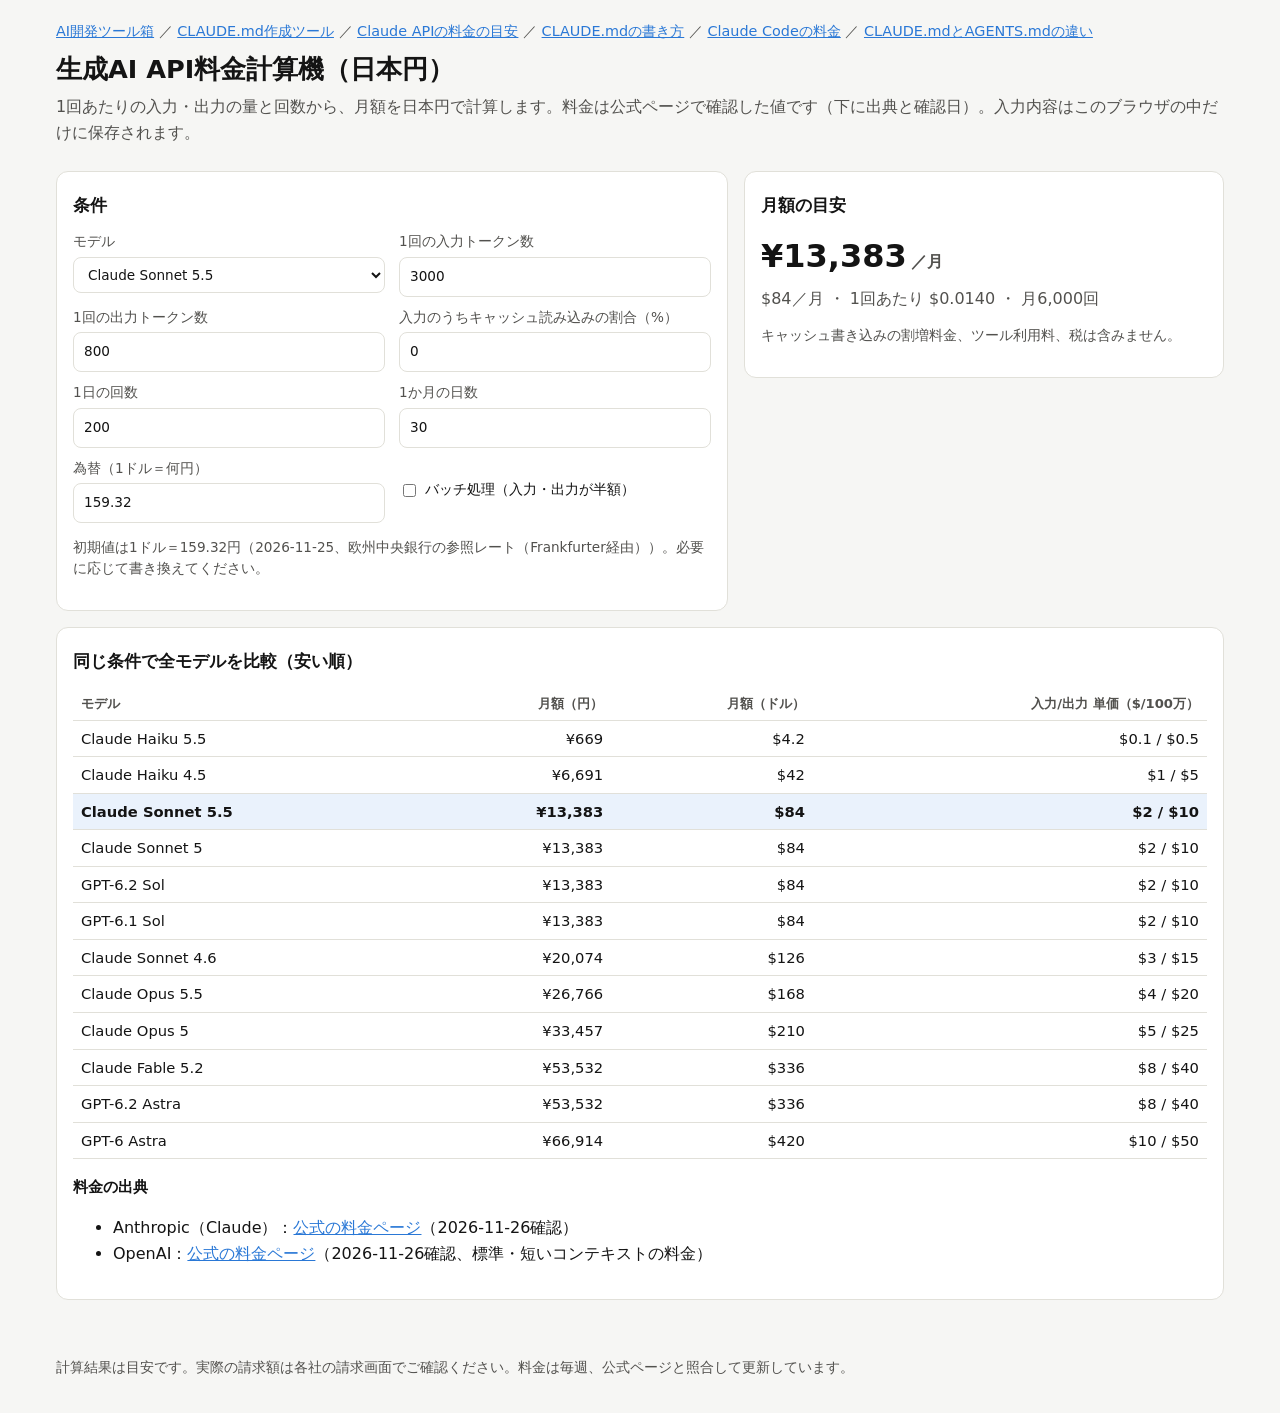
<file: index.html>
<!doctype html>
<html lang="ja">
<head>
<meta charset="utf-8">
<meta name="viewport" content="width=device-width, initial-scale=1">
<title>生成AI API料金計算機（日本円）｜Claude・GPTの月額をモデル比較</title>
<meta name="description" content="Claude（Opus・Sonnet・Haiku・Fable）とGPTのAPI料金を、1回の入力・出力トークン数と回数から月額の日本円で計算。キャッシュとバッチの割引にも対応し、全モデルを比較できます。料金は公式ページで確認した値と確認日を表示。">
<link rel="canonical" href="https://aidev.k-web-lab.com/">
<link rel="stylesheet" href="css/style.css">
</head>
<body>
<header class="site">
  <p class="brand"><a href="./">AI開発ツール箱</a> ／ <a href="claude-md">CLAUDE.md作成ツール</a> ／ <a href="guide/claude-api-pricing">Claude APIの料金の目安</a> ／ <a href="guide/claude-md">CLAUDE.mdの書き方</a> ／ <a href="guide/claude-code-pricing">Claude Codeの料金</a> ／ <a href="guide/claude-md-vs-agents-md">CLAUDE.mdとAGENTS.mdの違い</a></p>
  <h1>生成AI API料金計算機（日本円）</h1>
  <p>1回あたりの入力・出力の量と回数から、月額を日本円で計算します。料金は公式ページで確認した値です（下に出典と確認日）。入力内容はこのブラウザの中だけに保存されます。</p>
</header>
<main class="layout">
  <section class="panel">
    <h2>条件</h2>
    <div class="grid">
      <label>モデル<select id="f-model"></select></label>
      <label>1回の入力トークン数<input id="f-inputTokens" type="number" min="0" step="100"></label>
      <label>1回の出力トークン数<input id="f-outputTokens" type="number" min="0" step="100"></label>
      <label>入力のうちキャッシュ読み込みの割合（%）<input id="f-cacheShare" type="number" min="0" max="100" step="5"></label>
      <label>1日の回数<input id="f-perDay" type="number" min="0" step="10"></label>
      <label>1か月の日数<input id="f-days" type="number" min="0" max="31"></label>
      <label>為替（1ドル＝何円）<input id="f-usdJpy" type="number" min="1" step="0.01"></label>
      <label class="check"><input type="checkbox" id="f-batch"> バッチ処理（入力・出力が半額）</label>
    </div>
    <p class="note" id="fx-note"></p>
  </section>
  <section class="panel result-panel">
    <h2>月額の目安</h2>
    <div id="result"></div>
    <p class="note">キャッシュ書き込みの割増料金、ツール利用料、税は含みません。</p>
  </section>
  <section class="panel wide">
    <h2>同じ条件で全モデルを比較（安い順）</h2>
    <div class="table-wrap">
      <table id="compare"><thead><tr><th>モデル</th><th class="num">月額（円）</th><th class="num">月額（ドル）</th><th class="num">入力/出力 単価（$/100万）</th></tr></thead><tbody></tbody></table>
    </div>
    <h3>料金の出典</h3>
    <ul id="sources"></ul>
  </section>
</main>
<footer class="site"><p>計算結果は目安です。実際の請求額は各社の請求画面でご確認ください。料金は毎週、公式ページと照合して更新しています。</p></footer>
<script type="module" src="js/app.js"></script>
</body>
</html>
</file>
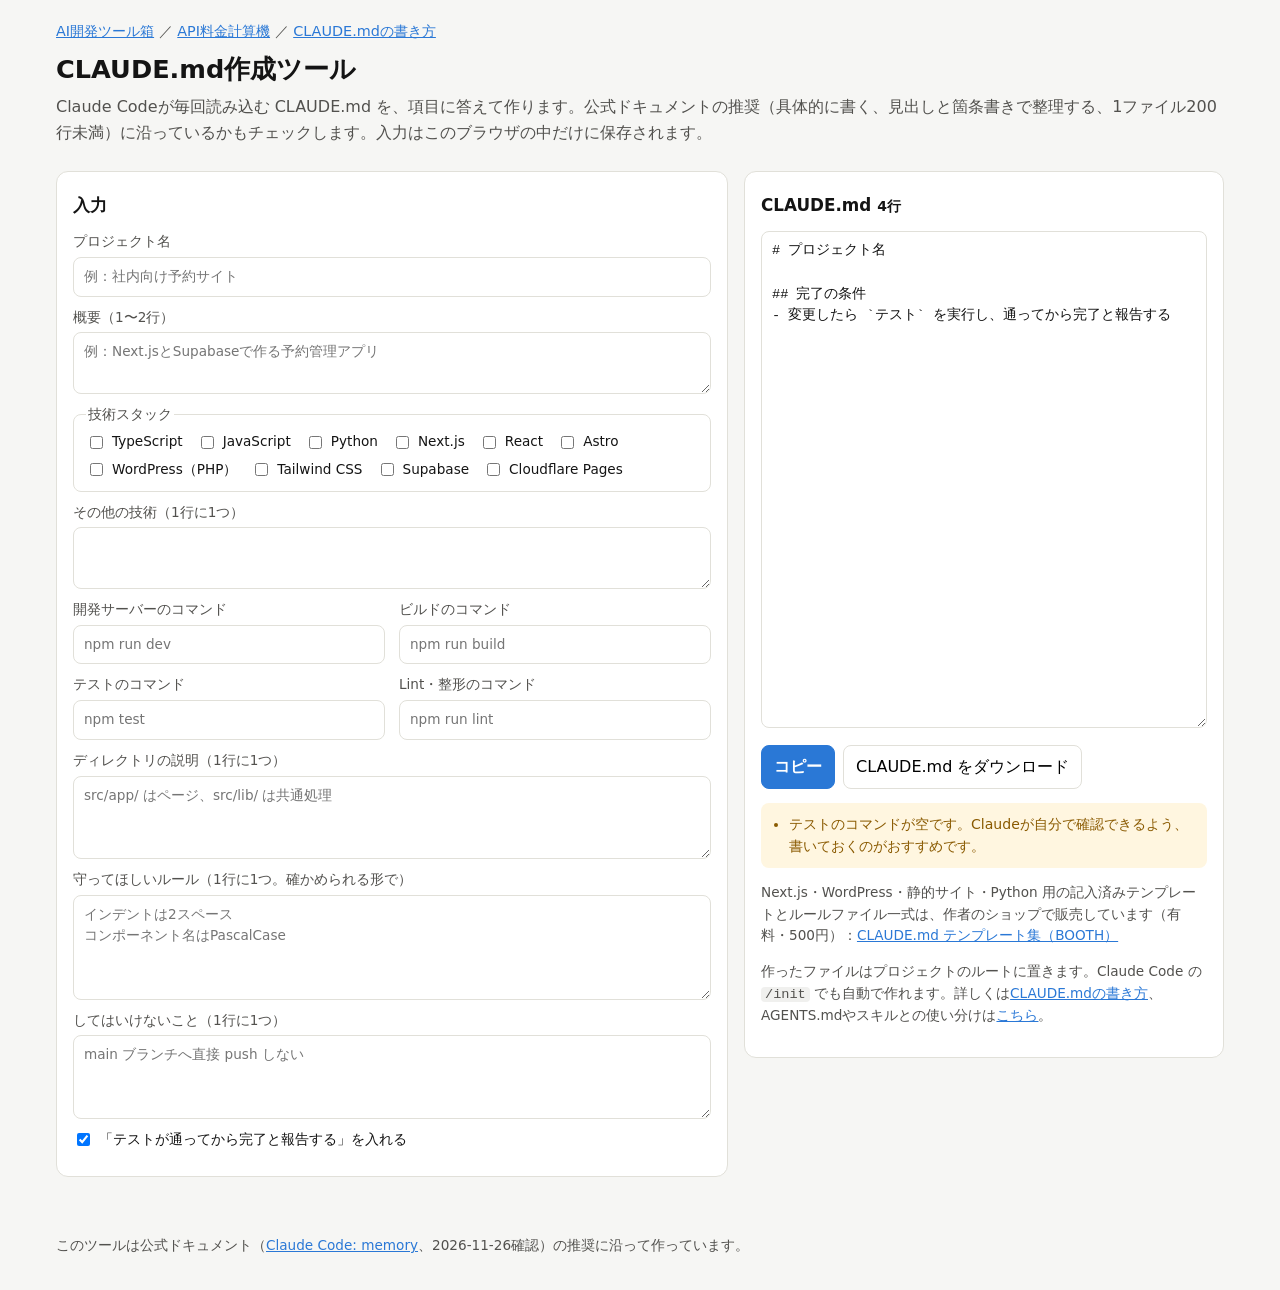
<file: claude-md.html>
<!doctype html>
<html lang="ja">
<head>
<meta charset="utf-8">
<meta name="viewport" content="width=device-width, initial-scale=1">
<title>CLAUDE.md作成ツール｜Claude Code用の設定ファイルを質問に答えて作る（無料）</title>
<meta name="description" content="Claude CodeのCLAUDE.mdを、技術スタック・コマンド・ルールを入力するだけで作成。公式の推奨（具体的に書く・200行未満）に沿っているかもチェックします。コピーとダウンロードに対応、入力は外部に送信しません。">
<link rel="canonical" href="https://aidev.k-web-lab.com/claude-md">
<link rel="stylesheet" href="css/style.css">
</head>
<body>
<header class="site">
  <p class="brand"><a href="./">AI開発ツール箱</a> ／ <a href="./">API料金計算機</a> ／ <a href="guide/claude-md">CLAUDE.mdの書き方</a></p>
  <h1>CLAUDE.md作成ツール</h1>
  <p>Claude Codeが毎回読み込む CLAUDE.md を、項目に答えて作ります。公式ドキュメントの推奨（具体的に書く、見出しと箇条書きで整理する、1ファイル200行未満）に沿っているかもチェックします。入力はこのブラウザの中だけに保存されます。</p>
</header>
<main class="layout">
  <section class="panel">
    <h2>入力</h2>
    <div class="grid one">
      <label>プロジェクト名<input id="f-name" placeholder="例：社内向け予約サイト"></label>
      <label>概要（1〜2行）<textarea id="f-overview" rows="2" placeholder="例：Next.jsとSupabaseで作る予約管理アプリ"></textarea></label>
    </div>
    <fieldset class="stack"><legend>技術スタック</legend>
      <label class="check"><input type="checkbox" name="stack" value="TypeScript">TypeScript</label>
      <label class="check"><input type="checkbox" name="stack" value="JavaScript">JavaScript</label>
      <label class="check"><input type="checkbox" name="stack" value="Python">Python</label>
      <label class="check"><input type="checkbox" name="stack" value="Next.js">Next.js</label>
      <label class="check"><input type="checkbox" name="stack" value="React">React</label>
      <label class="check"><input type="checkbox" name="stack" value="Astro">Astro</label>
      <label class="check"><input type="checkbox" name="stack" value="WordPress（PHP）">WordPress（PHP）</label>
      <label class="check"><input type="checkbox" name="stack" value="Tailwind CSS">Tailwind CSS</label>
      <label class="check"><input type="checkbox" name="stack" value="Supabase">Supabase</label>
      <label class="check"><input type="checkbox" name="stack" value="Cloudflare Pages">Cloudflare Pages</label>
    </fieldset>
    <div class="grid one">
      <label>その他の技術（1行に1つ）<textarea id="f-stackOther" rows="2"></textarea></label>
    </div>
    <div class="grid">
      <label>開発サーバーのコマンド<input id="f-cmdDev" placeholder="npm run dev"></label>
      <label>ビルドのコマンド<input id="f-cmdBuild" placeholder="npm run build"></label>
      <label>テストのコマンド<input id="f-cmdTest" placeholder="npm test"></label>
      <label>Lint・整形のコマンド<input id="f-cmdLint" placeholder="npm run lint"></label>
    </div>
    <div class="grid one">
      <label>ディレクトリの説明（1行に1つ）<textarea id="f-dirs" rows="3" placeholder="src/app/ はページ、src/lib/ は共通処理"></textarea></label>
      <label>守ってほしいルール（1行に1つ。確かめられる形で）<textarea id="f-rules" rows="4" placeholder="インデントは2スペース&#10;コンポーネント名はPascalCase"></textarea></label>
      <label>してはいけないこと（1行に1つ）<textarea id="f-donts" rows="3" placeholder="main ブランチへ直接 push しない"></textarea></label>
      <label class="check"><input type="checkbox" id="f-verify"> 「テストが通ってから完了と報告する」を入れる</label>
    </div>
  </section>
  <section class="panel result-panel">
    <h2>CLAUDE.md <small id="count"></small></h2>
    <textarea id="out" rows="22" readonly aria-label="作成された CLAUDE.md"></textarea>
    <div class="actions"><button type="button" id="copy" class="primary">コピー</button><button type="button" id="download">CLAUDE.md をダウンロード</button></div>
    <div id="tips" class="tips" aria-live="polite"></div>
    <p class="note">Next.js・WordPress・静的サイト・Python 用の記入済みテンプレートとルールファイル一式は、作者のショップで販売しています（有料・500円）：<a href="https://kweblab.booth.pm/items/9229321" rel="noopener" target="_blank">CLAUDE.md テンプレート集（BOOTH）</a></p>
    <p class="note">作ったファイルはプロジェクトのルートに置きます。Claude Code の <code>/init</code> でも自動で作れます。詳しくは<a href="guide/claude-md">CLAUDE.mdの書き方</a>、AGENTS.mdやスキルとの使い分けは<a href="guide/claude-md-vs-agents-md">こちら</a>。</p>
  </section>
</main>
<footer class="site"><p>このツールは公式ドキュメント（<a href="https://code.claude.com/docs/en/memory" rel="noopener" target="_blank">Claude Code: memory</a>、2026-11-26確認）の推奨に沿って作っています。</p></footer>
<script type="module" src="js/claudemd-app.js"></script>
</body>
</html>
</file>
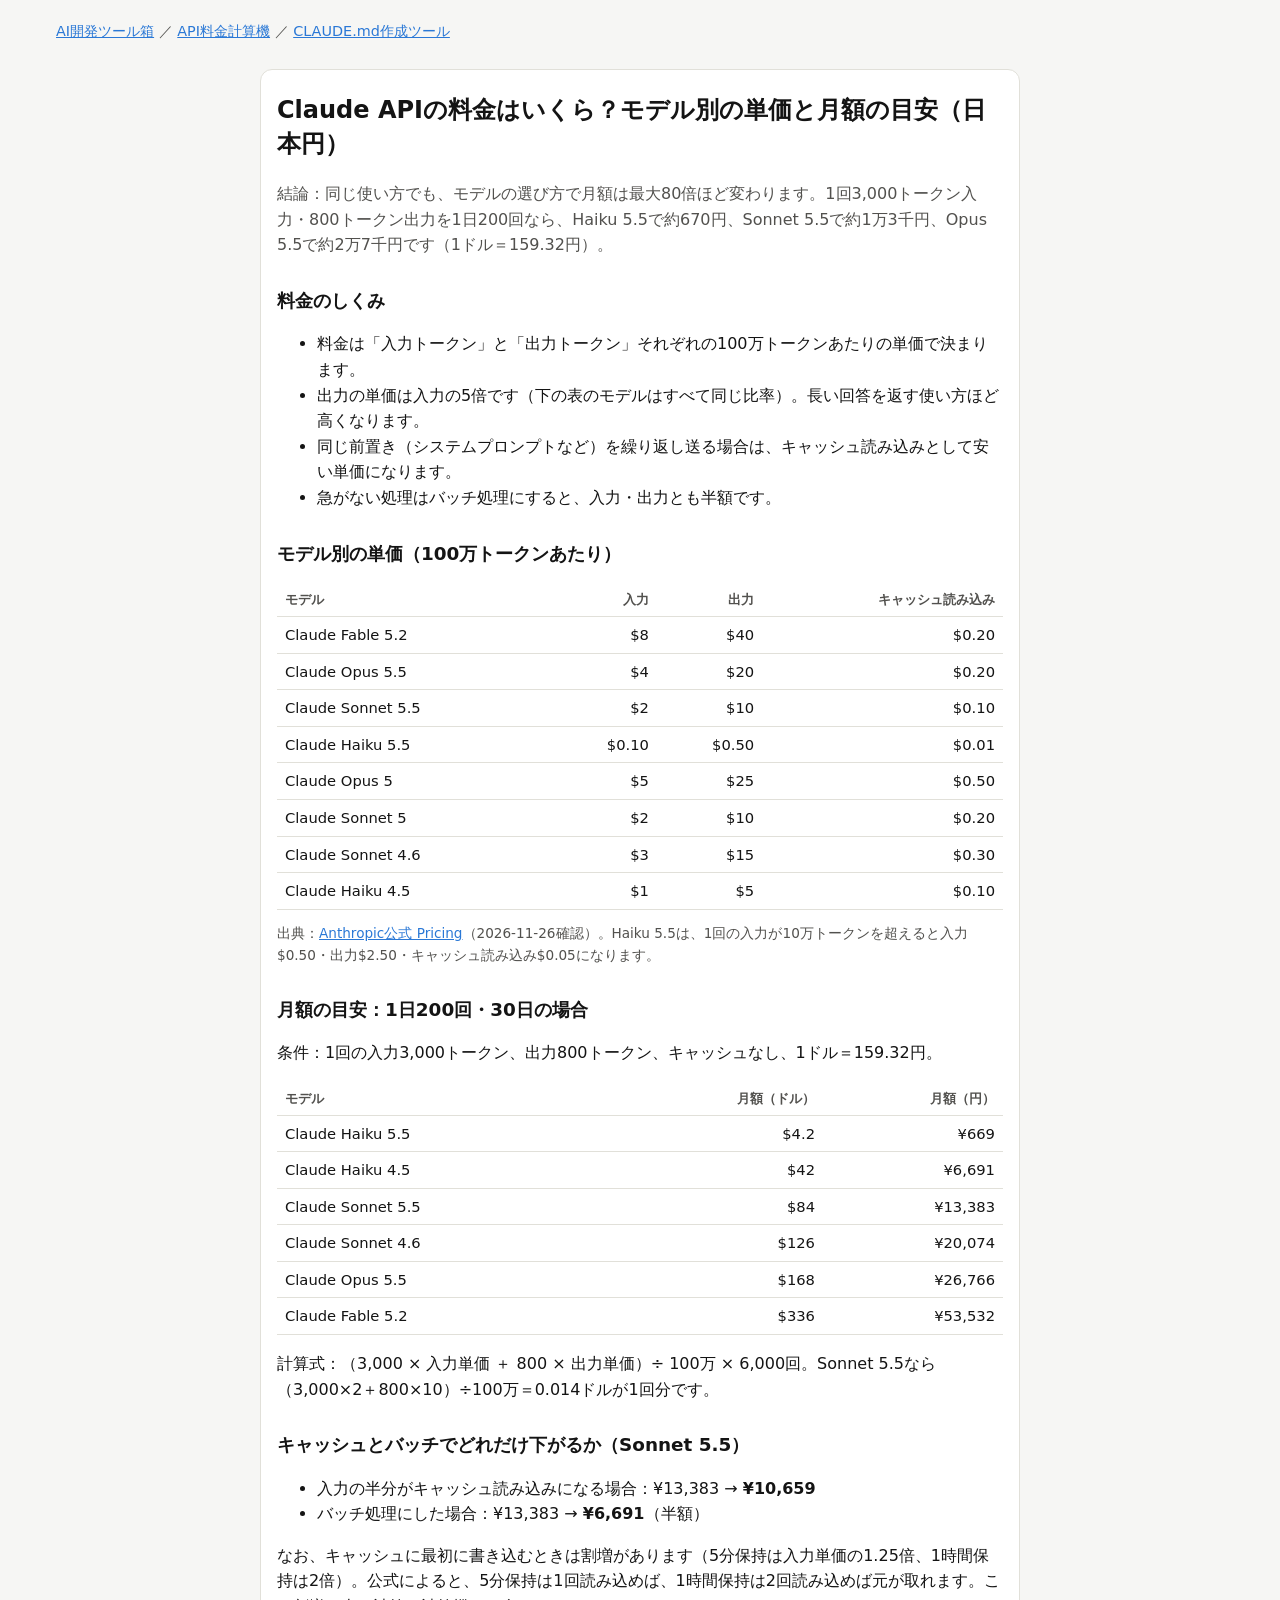
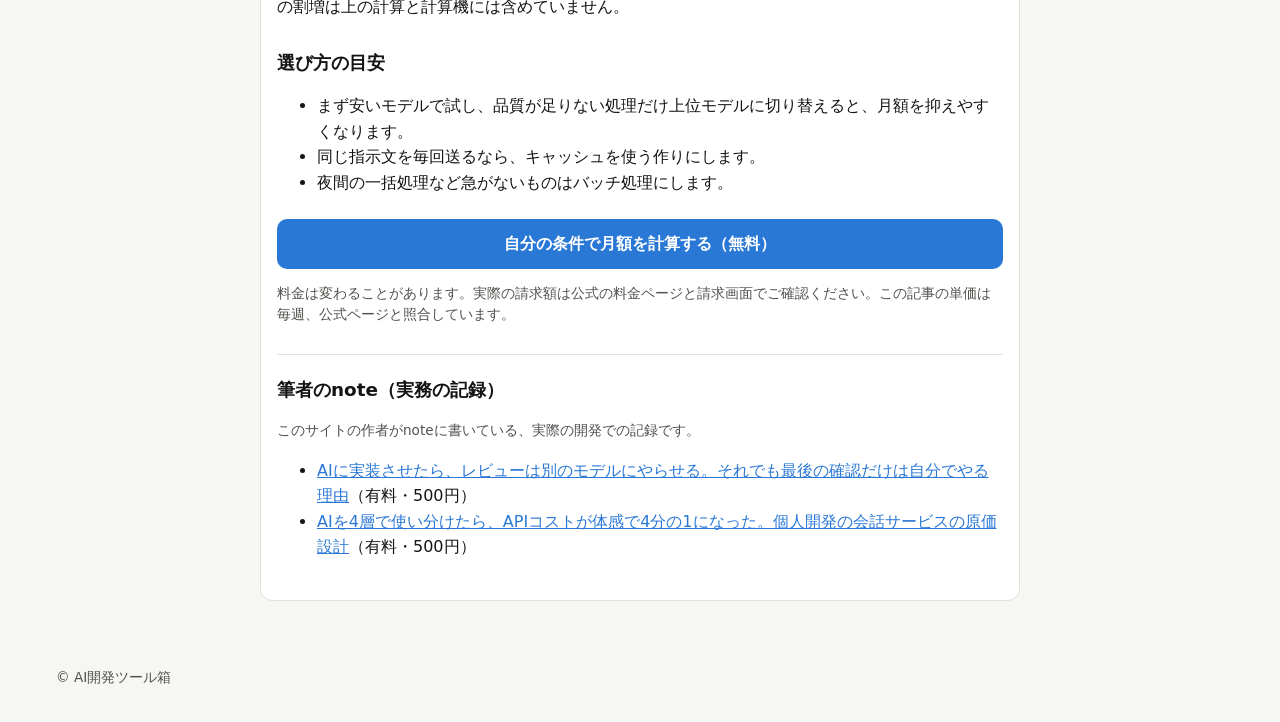
<file: guide/claude-api-pricing.html>
<!doctype html>
<html lang="ja">
<head>
<meta charset="utf-8">
<meta name="viewport" content="width=device-width, initial-scale=1">
<title>Claude APIの料金はいくら？モデル別の単価と月額の目安（日本円）</title>
<meta name="description" content="Claude API（Opus・Sonnet・Haiku・Fable）の料金を公式ページの値で整理。1回3,000トークン入力・800トークン出力を1日200回使った場合の月額を日本円で比較し、キャッシュとバッチでどれだけ下がるかも計算しました。">
<link rel="canonical" href="https://aidev.k-web-lab.com/guide/claude-api-pricing">
<link rel="stylesheet" href="../css/style.css">
</head>
<body>
<header class="site"><p class="brand"><a href="../">AI開発ツール箱</a> ／ <a href="../">API料金計算機</a> ／ <a href="../claude-md">CLAUDE.md作成ツール</a></p></header>
<main>
<article class="article">
<h1>Claude APIの料金はいくら？モデル別の単価と月額の目安（日本円）</h1>
<p class="lead">結論：同じ使い方でも、モデルの選び方で月額は最大80倍ほど変わります。1回3,000トークン入力・800トークン出力を1日200回なら、Haiku 5.5で約670円、Sonnet 5.5で約1万3千円、Opus 5.5で約2万7千円です（1ドル＝159.32円）。</p>

<h2>料金のしくみ</h2>
<ul>
<li>料金は「入力トークン」と「出力トークン」それぞれの100万トークンあたりの単価で決まります。</li>
<li>出力の単価は入力の5倍です（下の表のモデルはすべて同じ比率）。長い回答を返す使い方ほど高くなります。</li>
<li>同じ前置き（システムプロンプトなど）を繰り返し送る場合は、キャッシュ読み込みとして安い単価になります。</li>
<li>急がない処理はバッチ処理にすると、入力・出力とも半額です。</li>
</ul>

<h2>モデル別の単価（100万トークンあたり）</h2>
<div class="table-wrap"><table>
<thead><tr><th>モデル</th><th class="num">入力</th><th class="num">出力</th><th class="num">キャッシュ読み込み</th></tr></thead>
<tbody>
<tr><td>Claude Fable 5.2</td><td class="num">$8</td><td class="num">$40</td><td class="num">$0.20</td></tr>
<tr><td>Claude Opus 5.5</td><td class="num">$4</td><td class="num">$20</td><td class="num">$0.20</td></tr>
<tr><td>Claude Sonnet 5.5</td><td class="num">$2</td><td class="num">$10</td><td class="num">$0.10</td></tr>
<tr><td>Claude Haiku 5.5</td><td class="num">$0.10</td><td class="num">$0.50</td><td class="num">$0.01</td></tr>
<tr><td>Claude Opus 5</td><td class="num">$5</td><td class="num">$25</td><td class="num">$0.50</td></tr>
<tr><td>Claude Sonnet 5</td><td class="num">$2</td><td class="num">$10</td><td class="num">$0.20</td></tr>
<tr><td>Claude Sonnet 4.6</td><td class="num">$3</td><td class="num">$15</td><td class="num">$0.30</td></tr>
<tr><td>Claude Haiku 4.5</td><td class="num">$1</td><td class="num">$5</td><td class="num">$0.10</td></tr>
</tbody></table></div>
<p class="note">出典：<a href="https://platform.claude.com/docs/en/about-claude/pricing" rel="noopener" target="_blank">Anthropic公式 Pricing</a>（2026-11-26確認）。Haiku 5.5は、1回の入力が10万トークンを超えると入力$0.50・出力$2.50・キャッシュ読み込み$0.05になります。</p>

<h2>月額の目安：1日200回・30日の場合</h2>
<p>条件：1回の入力3,000トークン、出力800トークン、キャッシュなし、1ドル＝159.32円。</p>
<div class="table-wrap"><table>
<thead><tr><th>モデル</th><th class="num">月額（ドル）</th><th class="num">月額（円）</th></tr></thead>
<tbody>
<tr><td>Claude Haiku 5.5</td><td class="num">$4.2</td><td class="num">¥669</td></tr>
<tr><td>Claude Haiku 4.5</td><td class="num">$42</td><td class="num">¥6,691</td></tr>
<tr><td>Claude Sonnet 5.5</td><td class="num">$84</td><td class="num">¥13,383</td></tr>
<tr><td>Claude Sonnet 4.6</td><td class="num">$126</td><td class="num">¥20,074</td></tr>
<tr><td>Claude Opus 5.5</td><td class="num">$168</td><td class="num">¥26,766</td></tr>
<tr><td>Claude Fable 5.2</td><td class="num">$336</td><td class="num">¥53,532</td></tr>
</tbody></table></div>
<p>計算式：（3,000 × 入力単価 ＋ 800 × 出力単価）÷ 100万 × 6,000回。Sonnet 5.5なら（3,000×2＋800×10）÷100万＝0.014ドルが1回分です。</p>

<h2>キャッシュとバッチでどれだけ下がるか（Sonnet 5.5）</h2>
<ul>
<li>入力の半分がキャッシュ読み込みになる場合：¥13,383 → <strong>¥10,659</strong></li>
<li>バッチ処理にした場合：¥13,383 → <strong>¥6,691</strong>（半額）</li>
</ul>
<p>なお、キャッシュに最初に書き込むときは割増があります（5分保持は入力単価の1.25倍、1時間保持は2倍）。公式によると、5分保持は1回読み込めば、1時間保持は2回読み込めば元が取れます。この割増は上の計算と計算機には含めていません。</p>

<h2>選び方の目安</h2>
<ul>
<li>まず安いモデルで試し、品質が足りない処理だけ上位モデルに切り替えると、月額を抑えやすくなります。</li>
<li>同じ指示文を毎回送るなら、キャッシュを使う作りにします。</li>
<li>夜間の一括処理など急がないものはバッチ処理にします。</li>
</ul>

<a class="cta" href="../">自分の条件で月額を計算する（無料）</a>
<p class="note">料金は変わることがあります。実際の請求額は公式の料金ページと請求画面でご確認ください。この記事の単価は毎週、公式ページと照合しています。</p>
<!-- note-links --><section class="note-links"><h2>筆者のnote（実務の記録）</h2><p class="note">このサイトの作者がnoteに書いている、実際の開発での記録です。</p><ul><li><a href="https://note.com/mtgc_kaito0407/n/n1ed2b4341110" rel="noopener" target="_blank">AIに実装させたら、レビューは別のモデルにやらせる。それでも最後の確認だけは自分でやる理由</a>（有料・500円）</li><li><a href="https://note.com/mtgc_kaito0407/n/n47b9711b419f" rel="noopener" target="_blank">AIを4層で使い分けたら、APIコストが体感で4分の1になった。個人開発の会話サービスの原価設計</a>（有料・500円）</li></ul></section><!-- /note-links -->
</article>
</main>
<footer class="site"><p>© AI開発ツール箱</p></footer>
</body>
</html>
</file>
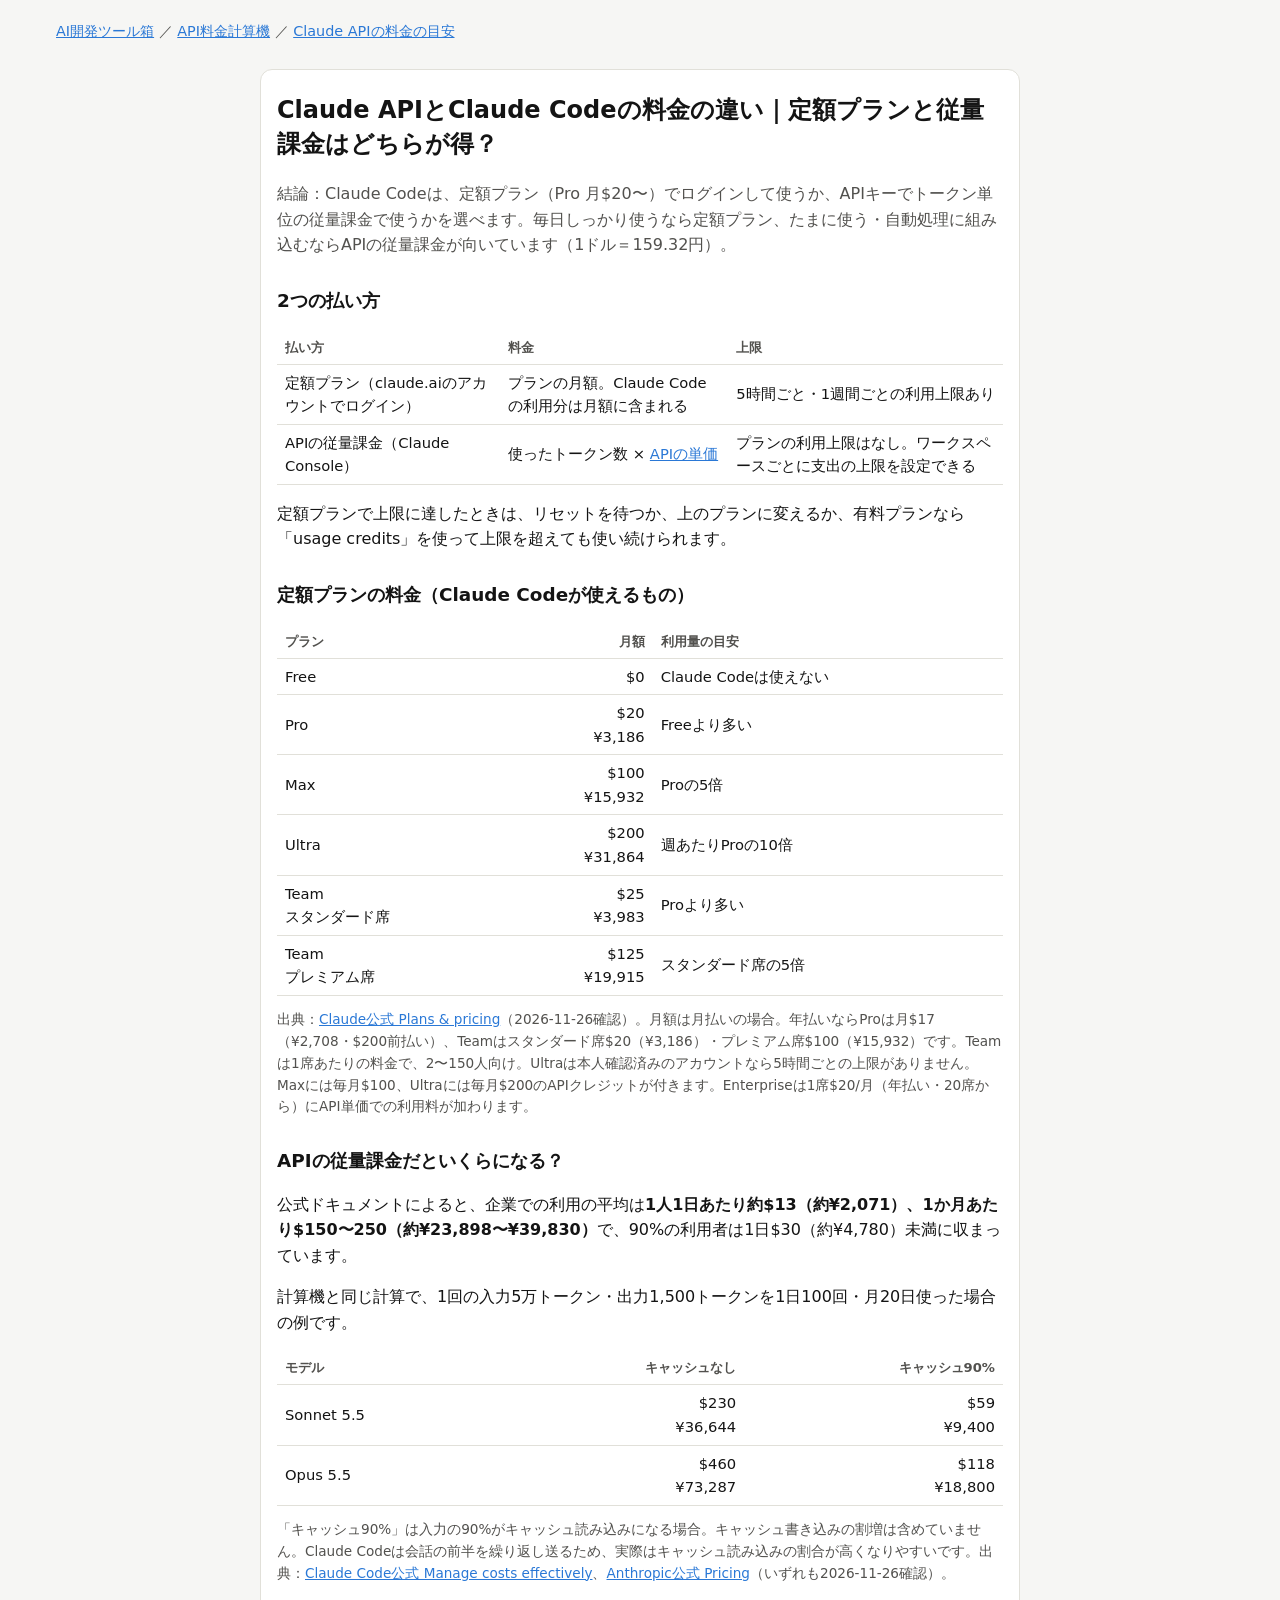
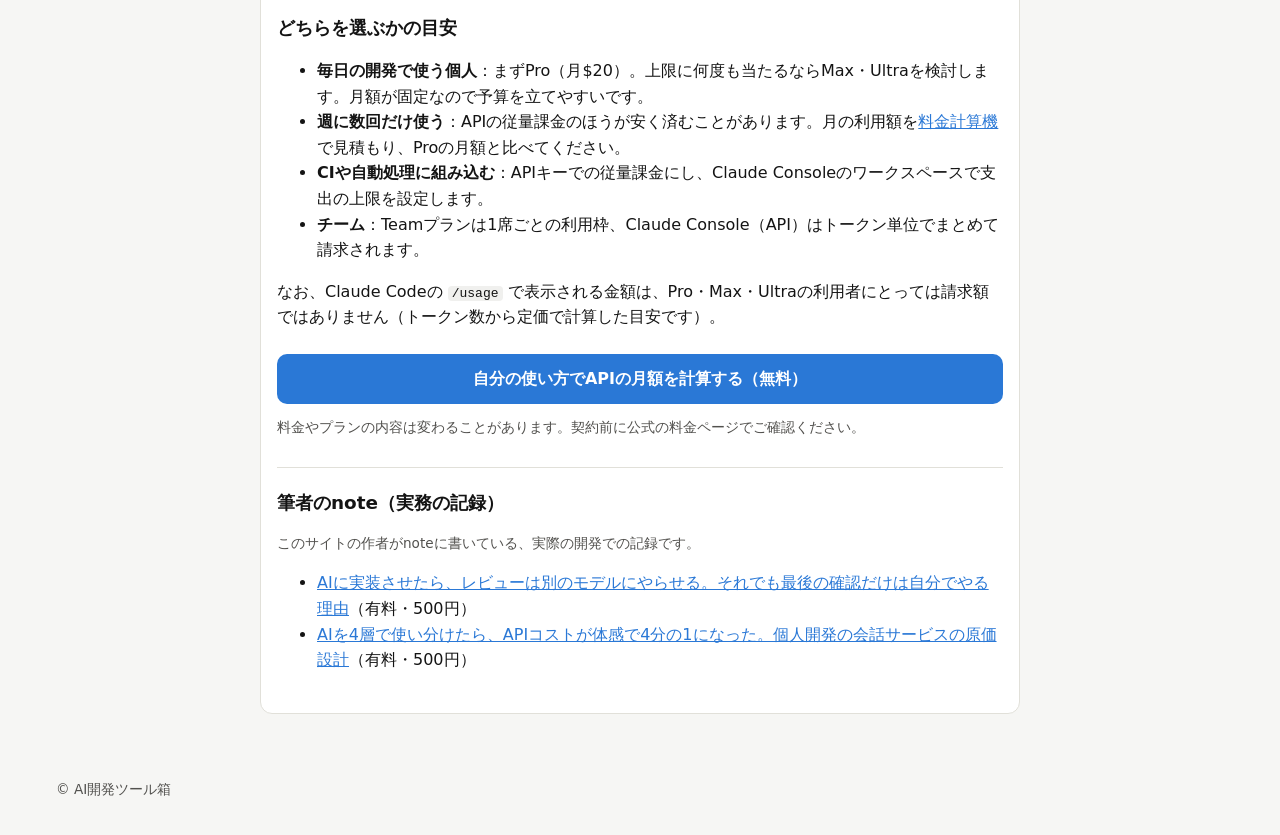
<file: guide/claude-code-pricing.html>
<!doctype html>
<html lang="ja">
<head>
<meta charset="utf-8">
<meta name="viewport" content="width=device-width, initial-scale=1">
<title>Claude APIとClaude Codeの料金の違い｜定額プランと従量課金はどちらが得？</title>
<meta name="description" content="Claude Codeは「定額プラン（Pro・Max・Ultra・Team）でログイン」と「APIキーで従量課金」の2通りで使えます。公式ページの料金をもとに、それぞれの払い方、月額の目安（日本円）、どちらを選ぶかの目安を整理しました。">
<link rel="canonical" href="https://aidev.k-web-lab.com/guide/claude-code-pricing">
<link rel="stylesheet" href="../css/style.css">
</head>
<body>
<header class="site"><p class="brand"><a href="../">AI開発ツール箱</a> ／ <a href="../">API料金計算機</a> ／ <a href="claude-api-pricing">Claude APIの料金の目安</a></p></header>
<main>
<article class="article">
<h1>Claude APIとClaude Codeの料金の違い｜定額プランと従量課金はどちらが得？</h1>
<p class="lead">結論：Claude Codeは、定額プラン（Pro 月$20〜）でログインして使うか、APIキーでトークン単位の従量課金で使うかを選べます。毎日しっかり使うなら定額プラン、たまに使う・自動処理に組み込むならAPIの従量課金が向いています（1ドル＝159.32円）。</p>

<h2>2つの払い方</h2>
<div class="table-wrap"><table>
<thead><tr><th>払い方</th><th>料金</th><th>上限</th></tr></thead>
<tbody>
<tr><td>定額プラン（claude.aiのアカウントでログイン）</td><td>プランの月額。Claude Codeの利用分は月額に含まれる</td><td>5時間ごと・1週間ごとの利用上限あり</td></tr>
<tr><td>APIの従量課金（Claude Console）</td><td>使ったトークン数 × <a href="claude-api-pricing">APIの単価</a></td><td>プランの利用上限はなし。ワークスペースごとに支出の上限を設定できる</td></tr>
</tbody></table></div>
<p>定額プランで上限に達したときは、リセットを待つか、上のプランに変えるか、有料プランなら「usage credits」を使って上限を超えても使い続けられます。</p>

<h2>定額プランの料金（Claude Codeが使えるもの）</h2>
<div class="table-wrap"><table>
<thead><tr><th>プラン</th><th class="num">月額</th><th>利用量の目安</th></tr></thead>
<tbody>
<tr><td>Free</td><td class="num">$0</td><td>Claude Codeは使えない</td></tr>
<tr><td>Pro</td><td class="num">$20<br>¥3,186</td><td>Freeより多い</td></tr>
<tr><td>Max</td><td class="num">$100<br>¥15,932</td><td>Proの5倍</td></tr>
<tr><td>Ultra</td><td class="num">$200<br>¥31,864</td><td>週あたりProの10倍</td></tr>
<tr><td>Team<br>スタンダード席</td><td class="num">$25<br>¥3,983</td><td>Proより多い</td></tr>
<tr><td>Team<br>プレミアム席</td><td class="num">$125<br>¥19,915</td><td>スタンダード席の5倍</td></tr>
</tbody></table></div>
<p class="note">出典：<a href="https://claude.com/pricing" rel="noopener" target="_blank">Claude公式 Plans &amp; pricing</a>（2026-11-26確認）。月額は月払いの場合。年払いならProは月$17（¥2,708・$200前払い）、Teamはスタンダード席$20（¥3,186）・プレミアム席$100（¥15,932）です。Teamは1席あたりの料金で、2〜150人向け。Ultraは本人確認済みのアカウントなら5時間ごとの上限がありません。Maxには毎月$100、Ultraには毎月$200のAPIクレジットが付きます。Enterpriseは1席$20/月（年払い・20席から）にAPI単価での利用料が加わります。</p>

<h2>APIの従量課金だといくらになる？</h2>
<p>公式ドキュメントによると、企業での利用の平均は<strong>1人1日あたり約$13（約¥2,071）、1か月あたり$150〜250（約¥23,898〜¥39,830）</strong>で、90%の利用者は1日$30（約¥4,780）未満に収まっています。</p>
<p>計算機と同じ計算で、1回の入力5万トークン・出力1,500トークンを1日100回・月20日使った場合の例です。</p>
<div class="table-wrap"><table>
<thead><tr><th>モデル</th><th class="num">キャッシュなし</th><th class="num">キャッシュ90%</th></tr></thead>
<tbody>
<tr><td>Sonnet 5.5</td><td class="num">$230<br>¥36,644</td><td class="num">$59<br>¥9,400</td></tr>
<tr><td>Opus 5.5</td><td class="num">$460<br>¥73,287</td><td class="num">$118<br>¥18,800</td></tr>
</tbody></table></div>
<p class="note">「キャッシュ90%」は入力の90%がキャッシュ読み込みになる場合。キャッシュ書き込みの割増は含めていません。Claude Codeは会話の前半を繰り返し送るため、実際はキャッシュ読み込みの割合が高くなりやすいです。出典：<a href="https://code.claude.com/docs/en/costs" rel="noopener" target="_blank">Claude Code公式 Manage costs effectively</a>、<a href="https://platform.claude.com/docs/en/about-claude/pricing" rel="noopener" target="_blank">Anthropic公式 Pricing</a>（いずれも2026-11-26確認）。</p>

<h2>どちらを選ぶかの目安</h2>
<ul>
<li><strong>毎日の開発で使う個人</strong>：まずPro（月$20）。上限に何度も当たるならMax・Ultraを検討します。月額が固定なので予算を立てやすいです。</li>
<li><strong>週に数回だけ使う</strong>：APIの従量課金のほうが安く済むことがあります。月の利用額を<a href="../">料金計算機</a>で見積もり、Proの月額と比べてください。</li>
<li><strong>CIや自動処理に組み込む</strong>：APIキーでの従量課金にし、Claude Consoleのワークスペースで支出の上限を設定します。</li>
<li><strong>チーム</strong>：Teamプランは1席ごとの利用枠、Claude Console（API）はトークン単位でまとめて請求されます。</li>
</ul>
<p>なお、Claude Codeの <code>/usage</code> で表示される金額は、Pro・Max・Ultraの利用者にとっては請求額ではありません（トークン数から定価で計算した目安です）。</p>

<a class="cta" href="../">自分の使い方でAPIの月額を計算する（無料）</a>
<p class="note">料金やプランの内容は変わることがあります。契約前に公式の料金ページでご確認ください。</p>
<!-- note-links --><section class="note-links"><h2>筆者のnote（実務の記録）</h2><p class="note">このサイトの作者がnoteに書いている、実際の開発での記録です。</p><ul><li><a href="https://note.com/mtgc_kaito0407/n/n1ed2b4341110" rel="noopener" target="_blank">AIに実装させたら、レビューは別のモデルにやらせる。それでも最後の確認だけは自分でやる理由</a>（有料・500円）</li><li><a href="https://note.com/mtgc_kaito0407/n/n47b9711b419f" rel="noopener" target="_blank">AIを4層で使い分けたら、APIコストが体感で4分の1になった。個人開発の会話サービスの原価設計</a>（有料・500円）</li></ul></section><!-- /note-links -->
</article>
</main>
<footer class="site"><p>© AI開発ツール箱</p></footer>
</body>
</html>
</file>
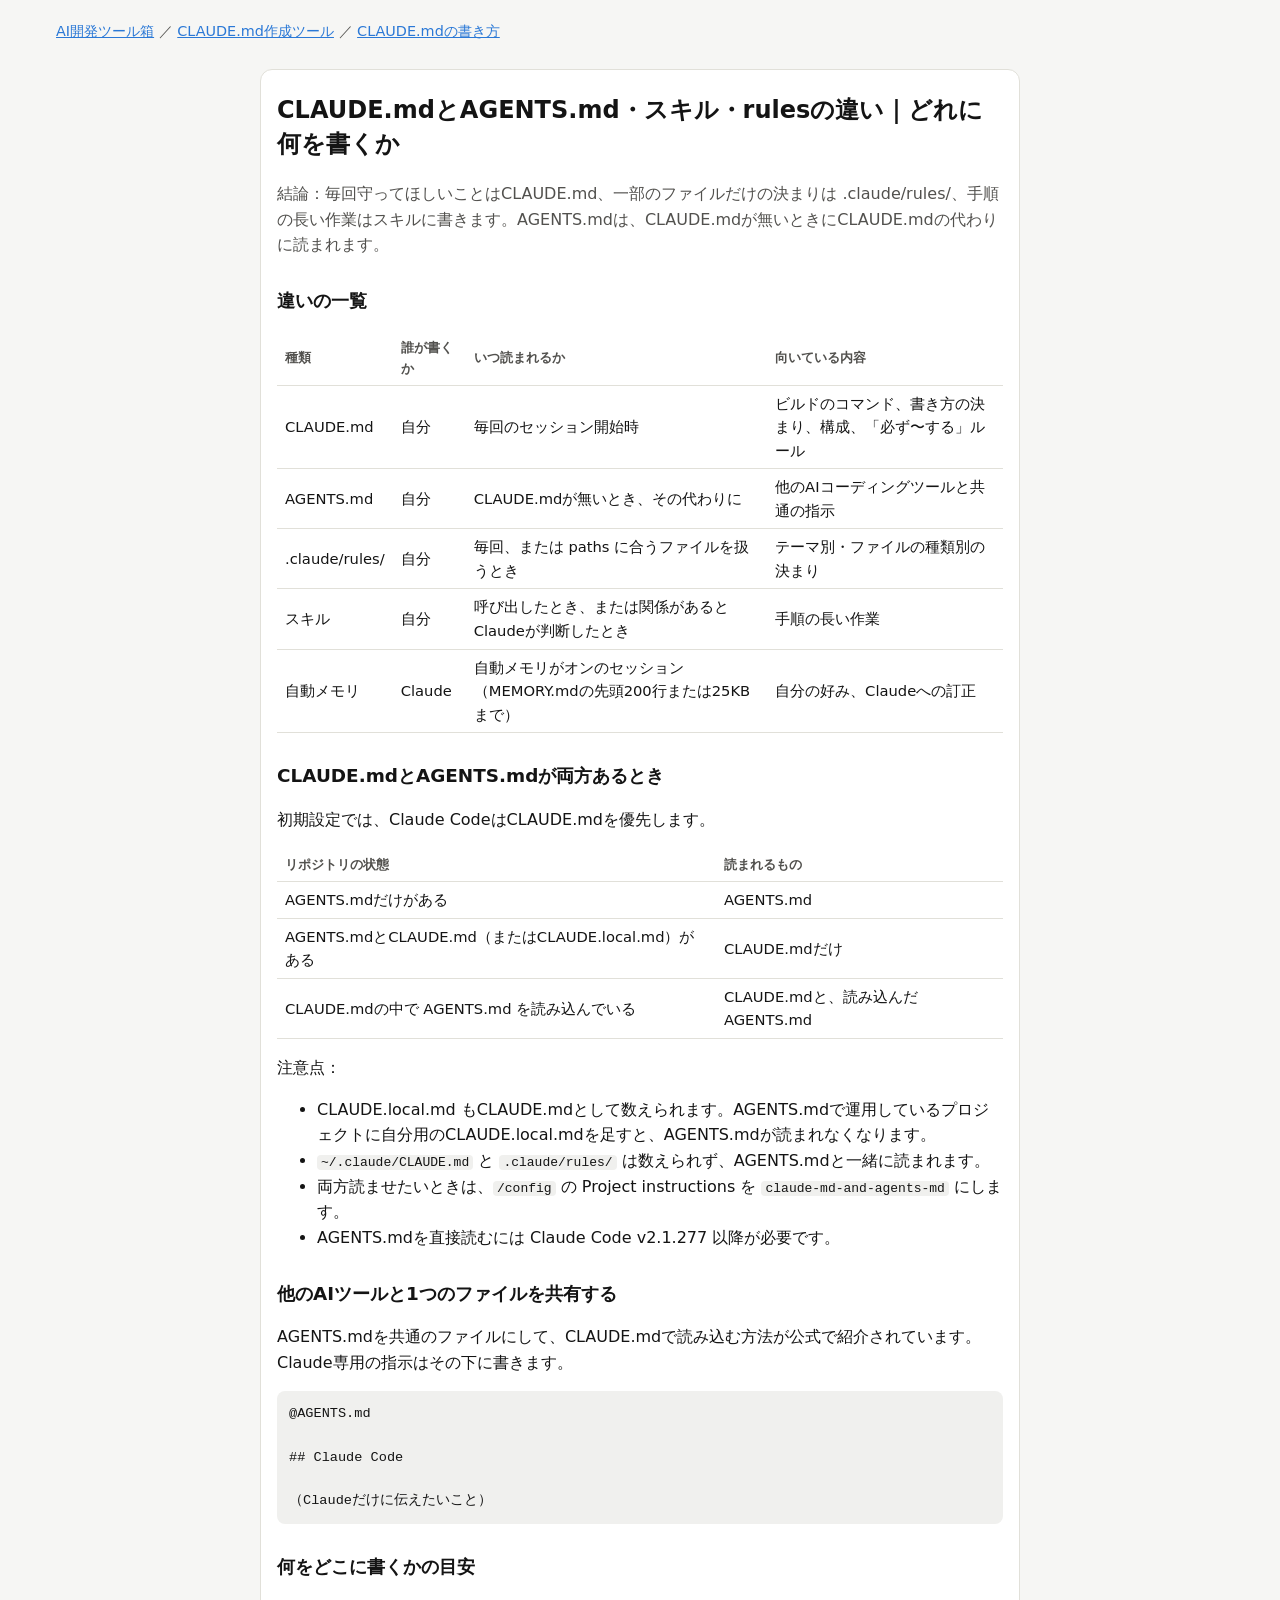
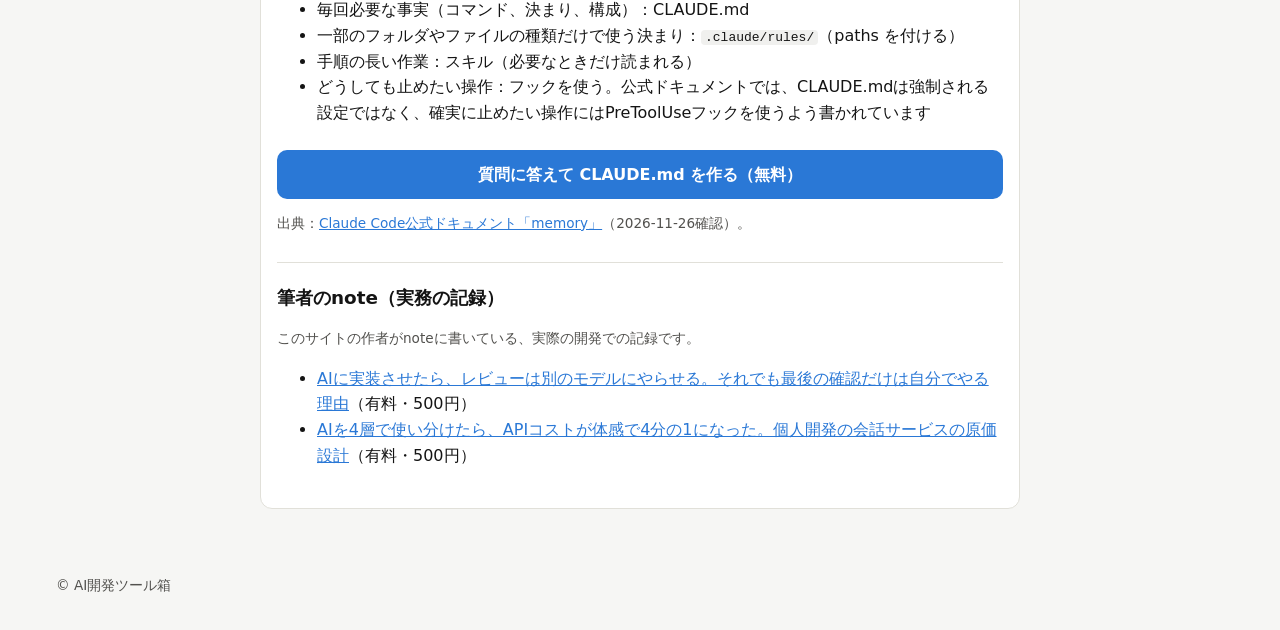
<file: guide/claude-md-vs-agents-md.html>
<!doctype html>
<html lang="ja">
<head>
<meta charset="utf-8">
<meta name="viewport" content="width=device-width, initial-scale=1">
<title>CLAUDE.mdとAGENTS.md・スキル・rulesの違い｜どれに何を書くか</title>
<meta name="description" content="Claude CodeのCLAUDE.md、AGENTS.md、.claude/rules/、スキル、自動メモリの違いを公式ドキュメントに沿って整理。両方あるときにどちらが読まれるか、他のAIツールと1つのファイルを共有する方法、何をどこに書くかの目安まで。">
<link rel="canonical" href="https://aidev.k-web-lab.com/guide/claude-md-vs-agents-md">
<link rel="stylesheet" href="../css/style.css">
</head>
<body>
<header class="site"><p class="brand"><a href="../">AI開発ツール箱</a> ／ <a href="../claude-md">CLAUDE.md作成ツール</a> ／ <a href="claude-md">CLAUDE.mdの書き方</a></p></header>
<main>
<article class="article">
<h1>CLAUDE.mdとAGENTS.md・スキル・rulesの違い｜どれに何を書くか</h1>
<p class="lead">結論：毎回守ってほしいことはCLAUDE.md、一部のファイルだけの決まりは .claude/rules/、手順の長い作業はスキルに書きます。AGENTS.mdは、CLAUDE.mdが無いときにCLAUDE.mdの代わりに読まれます。</p>

<h2>違いの一覧</h2>
<div class="table-wrap"><table>
<thead><tr><th>種類</th><th>誰が書くか</th><th>いつ読まれるか</th><th>向いている内容</th></tr></thead>
<tbody>
<tr><td>CLAUDE.md</td><td>自分</td><td>毎回のセッション開始時</td><td>ビルドのコマンド、書き方の決まり、構成、「必ず〜する」ルール</td></tr>
<tr><td>AGENTS.md</td><td>自分</td><td>CLAUDE.mdが無いとき、その代わりに</td><td>他のAIコーディングツールと共通の指示</td></tr>
<tr><td>.claude/rules/</td><td>自分</td><td>毎回、または paths に合うファイルを扱うとき</td><td>テーマ別・ファイルの種類別の決まり</td></tr>
<tr><td>スキル</td><td>自分</td><td>呼び出したとき、または関係があるとClaudeが判断したとき</td><td>手順の長い作業</td></tr>
<tr><td>自動メモリ</td><td>Claude</td><td>自動メモリがオンのセッション（MEMORY.mdの先頭200行または25KBまで）</td><td>自分の好み、Claudeへの訂正</td></tr>
</tbody></table></div>

<h2>CLAUDE.mdとAGENTS.mdが両方あるとき</h2>
<p>初期設定では、Claude CodeはCLAUDE.mdを優先します。</p>
<div class="table-wrap"><table>
<thead><tr><th>リポジトリの状態</th><th>読まれるもの</th></tr></thead>
<tbody>
<tr><td>AGENTS.mdだけがある</td><td>AGENTS.md</td></tr>
<tr><td>AGENTS.mdとCLAUDE.md（またはCLAUDE.local.md）がある</td><td>CLAUDE.mdだけ</td></tr>
<tr><td>CLAUDE.mdの中で AGENTS.md を読み込んでいる</td><td>CLAUDE.mdと、読み込んだAGENTS.md</td></tr>
</tbody></table></div>
<p>注意点：</p>
<ul>
<li>CLAUDE.local.md もCLAUDE.mdとして数えられます。AGENTS.mdで運用しているプロジェクトに自分用のCLAUDE.local.mdを足すと、AGENTS.mdが読まれなくなります。</li>
<li><code>~/.claude/CLAUDE.md</code> と <code>.claude/rules/</code> は数えられず、AGENTS.mdと一緒に読まれます。</li>
<li>両方読ませたいときは、<code>/config</code> の Project instructions を <code>claude-md-and-agents-md</code> にします。</li>
<li>AGENTS.mdを直接読むには Claude Code v2.1.277 以降が必要です。</li>
</ul>

<h2>他のAIツールと1つのファイルを共有する</h2>
<p>AGENTS.mdを共通のファイルにして、CLAUDE.mdで読み込む方法が公式で紹介されています。Claude専用の指示はその下に書きます。</p>
<pre>@AGENTS.md

## Claude Code

（Claudeだけに伝えたいこと）</pre>

<h2>何をどこに書くかの目安</h2>
<ul>
<li>毎回必要な事実（コマンド、決まり、構成）：CLAUDE.md</li>
<li>一部のフォルダやファイルの種類だけで使う決まり：<code>.claude/rules/</code>（paths を付ける）</li>
<li>手順の長い作業：スキル（必要なときだけ読まれる）</li>
<li>どうしても止めたい操作：フックを使う。公式ドキュメントでは、CLAUDE.mdは強制される設定ではなく、確実に止めたい操作にはPreToolUseフックを使うよう書かれています</li>
</ul>

<a class="cta" href="../claude-md">質問に答えて CLAUDE.md を作る（無料）</a>
<p class="note">出典：<a href="https://code.claude.com/docs/en/memory" rel="noopener" target="_blank">Claude Code公式ドキュメント「memory」</a>（2026-11-26確認）。</p>
<!-- note-links --><section class="note-links"><h2>筆者のnote（実務の記録）</h2><p class="note">このサイトの作者がnoteに書いている、実際の開発での記録です。</p><ul><li><a href="https://note.com/mtgc_kaito0407/n/n1ed2b4341110" rel="noopener" target="_blank">AIに実装させたら、レビューは別のモデルにやらせる。それでも最後の確認だけは自分でやる理由</a>（有料・500円）</li><li><a href="https://note.com/mtgc_kaito0407/n/n47b9711b419f" rel="noopener" target="_blank">AIを4層で使い分けたら、APIコストが体感で4分の1になった。個人開発の会話サービスの原価設計</a>（有料・500円）</li></ul></section><!-- /note-links -->
</article>
</main>
<footer class="site"><p>© AI開発ツール箱</p></footer>
</body>
</html>
</file>
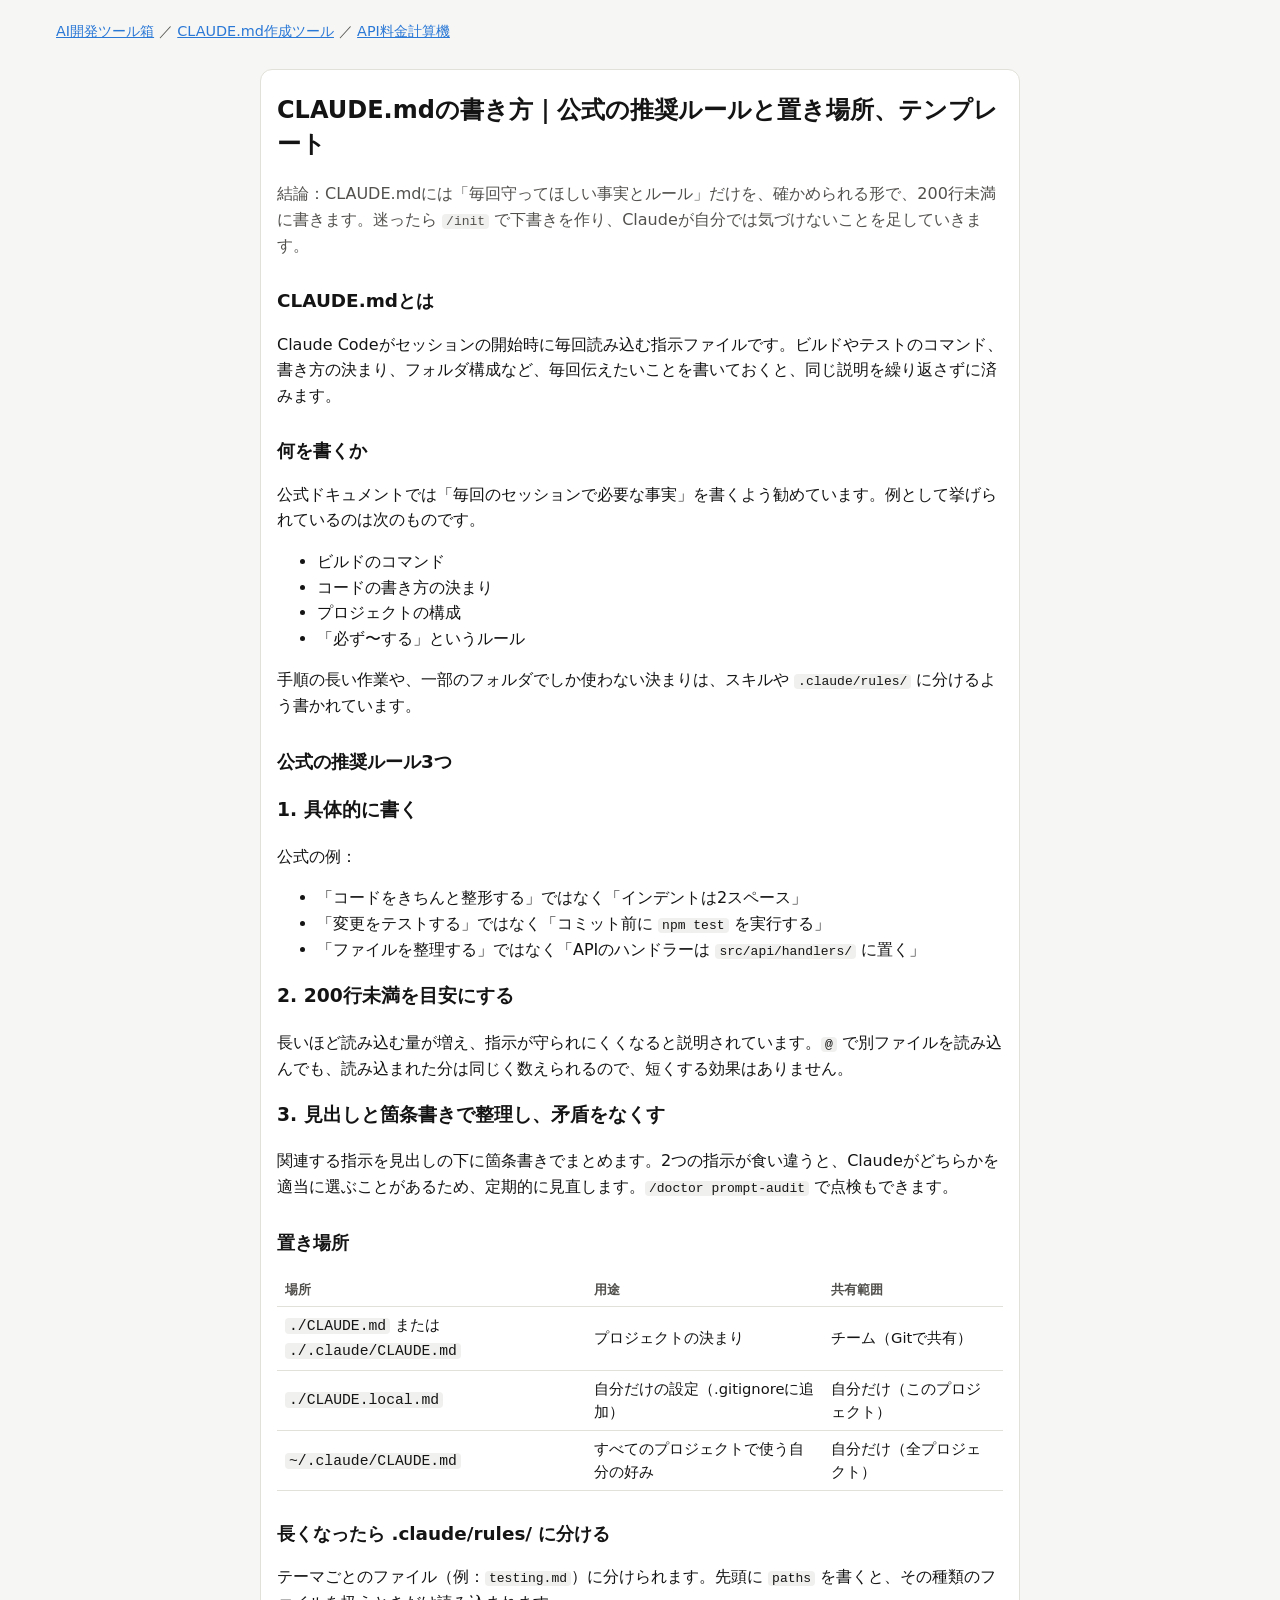
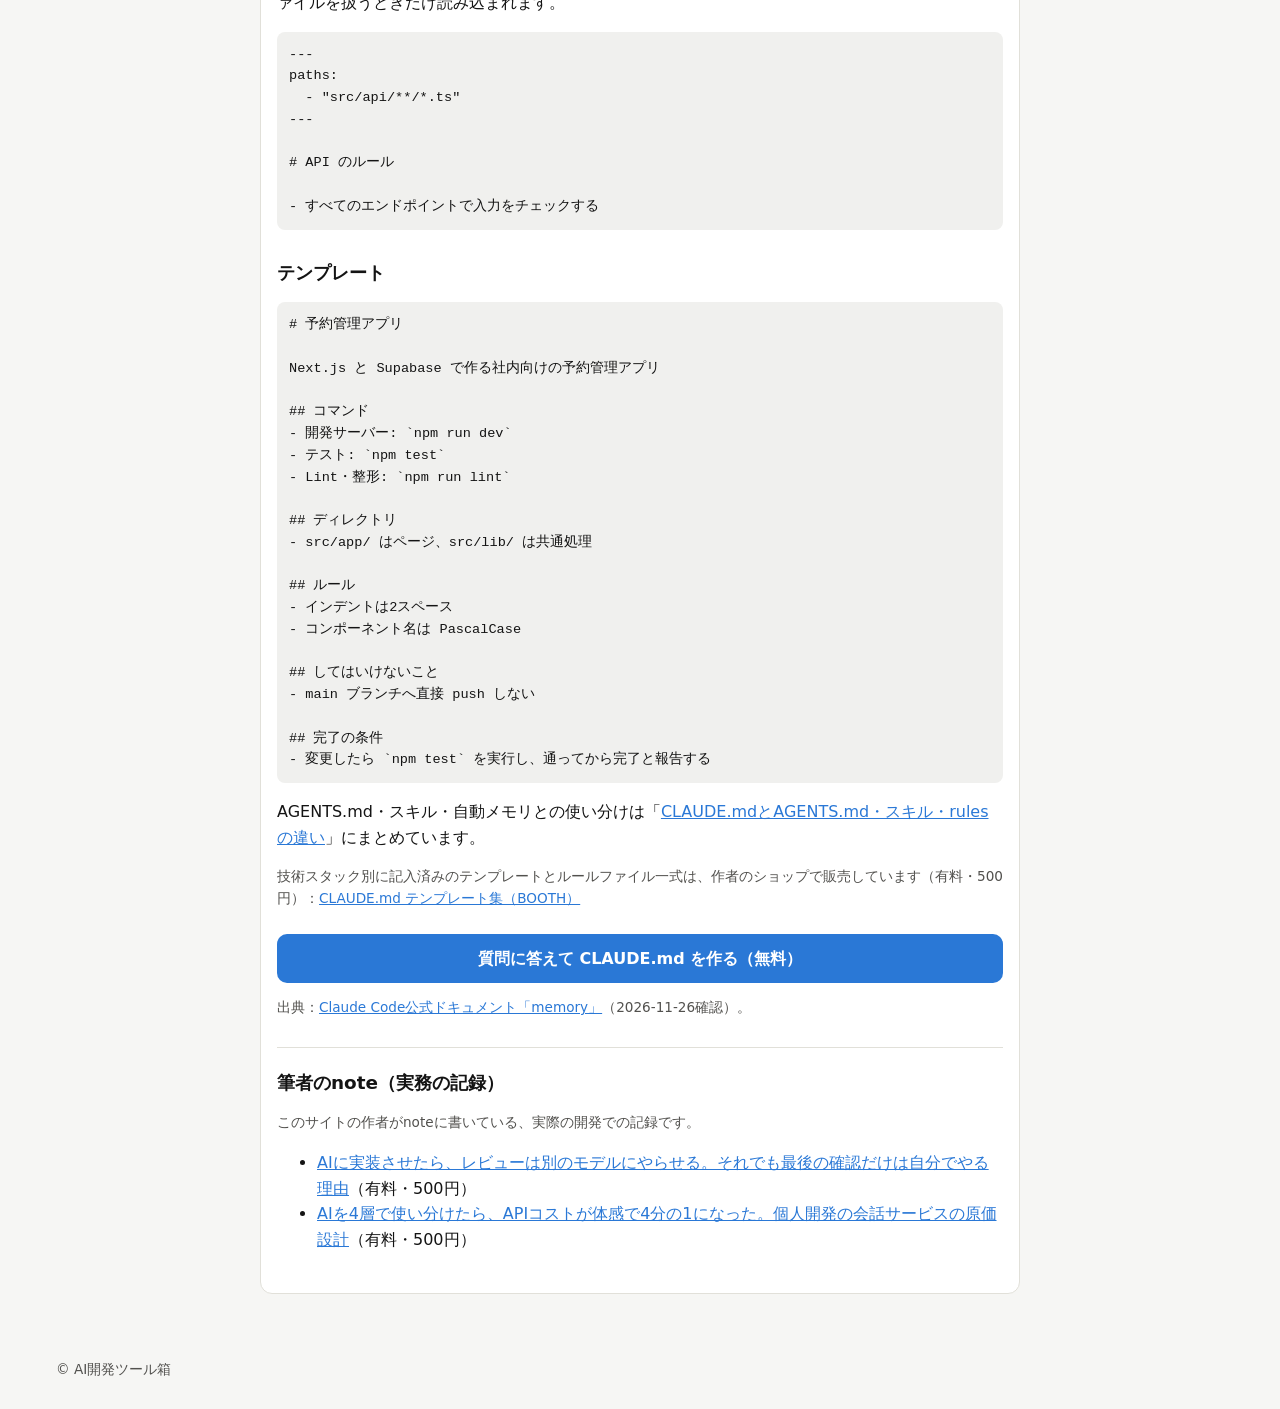
<file: guide/claude-md.html>
<!doctype html>
<html lang="ja">
<head>
<meta charset="utf-8">
<meta name="viewport" content="width=device-width, initial-scale=1">
<title>CLAUDE.mdの書き方｜公式の推奨ルールと置き場所、テンプレート</title>
<meta name="description" content="Claude CodeのCLAUDE.mdを公式ドキュメントに沿って解説。何を書くか、200行未満の目安、具体的に書く理由、置き場所（プロジェクト・個人・CLAUDE.local.md）、.claude/rules/ への分割、@ でのファイル読み込みまで。テンプレート付き。">
<link rel="canonical" href="https://aidev.k-web-lab.com/guide/claude-md">
<link rel="stylesheet" href="../css/style.css">
</head>
<body>
<header class="site"><p class="brand"><a href="../">AI開発ツール箱</a> ／ <a href="../claude-md">CLAUDE.md作成ツール</a> ／ <a href="../">API料金計算機</a></p></header>
<main>
<article class="article">
<h1>CLAUDE.mdの書き方｜公式の推奨ルールと置き場所、テンプレート</h1>
<p class="lead">結論：CLAUDE.mdには「毎回守ってほしい事実とルール」だけを、確かめられる形で、200行未満に書きます。迷ったら <code>/init</code> で下書きを作り、Claudeが自分では気づけないことを足していきます。</p>

<h2>CLAUDE.mdとは</h2>
<p>Claude Codeがセッションの開始時に毎回読み込む指示ファイルです。ビルドやテストのコマンド、書き方の決まり、フォルダ構成など、毎回伝えたいことを書いておくと、同じ説明を繰り返さずに済みます。</p>

<h2>何を書くか</h2>
<p>公式ドキュメントでは「毎回のセッションで必要な事実」を書くよう勧めています。例として挙げられているのは次のものです。</p>
<ul>
<li>ビルドのコマンド</li>
<li>コードの書き方の決まり</li>
<li>プロジェクトの構成</li>
<li>「必ず〜する」というルール</li>
</ul>
<p>手順の長い作業や、一部のフォルダでしか使わない決まりは、スキルや <code>.claude/rules/</code> に分けるよう書かれています。</p>

<h2>公式の推奨ルール3つ</h2>
<h3>1. 具体的に書く</h3>
<p>公式の例：</p>
<ul>
<li>「コードをきちんと整形する」ではなく「インデントは2スペース」</li>
<li>「変更をテストする」ではなく「コミット前に <code>npm test</code> を実行する」</li>
<li>「ファイルを整理する」ではなく「APIのハンドラーは <code>src/api/handlers/</code> に置く」</li>
</ul>
<h3>2. 200行未満を目安にする</h3>
<p>長いほど読み込む量が増え、指示が守られにくくなると説明されています。<code>@</code> で別ファイルを読み込んでも、読み込まれた分は同じく数えられるので、短くする効果はありません。</p>
<h3>3. 見出しと箇条書きで整理し、矛盾をなくす</h3>
<p>関連する指示を見出しの下に箇条書きでまとめます。2つの指示が食い違うと、Claudeがどちらかを適当に選ぶことがあるため、定期的に見直します。<code>/doctor prompt-audit</code> で点検もできます。</p>

<h2>置き場所</h2>
<div class="table-wrap"><table>
<thead><tr><th>場所</th><th>用途</th><th>共有範囲</th></tr></thead>
<tbody>
<tr><td><code>./CLAUDE.md</code> または <code>./.claude/CLAUDE.md</code></td><td>プロジェクトの決まり</td><td>チーム（Gitで共有）</td></tr>
<tr><td><code>./CLAUDE.local.md</code></td><td>自分だけの設定（.gitignoreに追加）</td><td>自分だけ（このプロジェクト）</td></tr>
<tr><td><code>~/.claude/CLAUDE.md</code></td><td>すべてのプロジェクトで使う自分の好み</td><td>自分だけ（全プロジェクト）</td></tr>
</tbody></table></div>

<h2>長くなったら .claude/rules/ に分ける</h2>
<p>テーマごとのファイル（例：<code>testing.md</code>）に分けられます。先頭に <code>paths</code> を書くと、その種類のファイルを扱うときだけ読み込まれます。</p>
<pre>---
paths:
  - "src/api/**/*.ts"
---

# API のルール

- すべてのエンドポイントで入力をチェックする</pre>

<h2>テンプレート</h2>
<pre># 予約管理アプリ

Next.js と Supabase で作る社内向けの予約管理アプリ

## コマンド
- 開発サーバー: `npm run dev`
- テスト: `npm test`
- Lint・整形: `npm run lint`

## ディレクトリ
- src/app/ はページ、src/lib/ は共通処理

## ルール
- インデントは2スペース
- コンポーネント名は PascalCase

## してはいけないこと
- main ブランチへ直接 push しない

## 完了の条件
- 変更したら `npm test` を実行し、通ってから完了と報告する</pre>

<p>AGENTS.md・スキル・自動メモリとの使い分けは「<a href="claude-md-vs-agents-md">CLAUDE.mdとAGENTS.md・スキル・rulesの違い</a>」にまとめています。</p>

<p class="note">技術スタック別に記入済みのテンプレートとルールファイル一式は、作者のショップで販売しています（有料・500円）：<a href="https://kweblab.booth.pm/items/9229321" rel="noopener" target="_blank">CLAUDE.md テンプレート集（BOOTH）</a></p>

<a class="cta" href="../claude-md">質問に答えて CLAUDE.md を作る（無料）</a>
<p class="note">出典：<a href="https://code.claude.com/docs/en/memory" rel="noopener" target="_blank">Claude Code公式ドキュメント「memory」</a>（2026-11-26確認）。</p>
<!-- note-links --><section class="note-links"><h2>筆者のnote（実務の記録）</h2><p class="note">このサイトの作者がnoteに書いている、実際の開発での記録です。</p><ul><li><a href="https://note.com/mtgc_kaito0407/n/n1ed2b4341110" rel="noopener" target="_blank">AIに実装させたら、レビューは別のモデルにやらせる。それでも最後の確認だけは自分でやる理由</a>（有料・500円）</li><li><a href="https://note.com/mtgc_kaito0407/n/n47b9711b419f" rel="noopener" target="_blank">AIを4層で使い分けたら、APIコストが体感で4分の1になった。個人開発の会話サービスの原価設計</a>（有料・500円）</li></ul></section><!-- /note-links -->
</article>
</main>
<footer class="site"><p>© AI開発ツール箱</p></footer>
</body>
</html>
</file>
<file: css/style.css>
:root {
  --bg: #f6f6f4; --surface: #fff; --ink: #141414; --t2: #52514e; --mu: #898781; --line: #e1e0d9;
  --accent: #2a78d6; --warn-bg: #fff6e0; --warn: #8a5a00; --ok: #0a7a2f; --sel: #eaf2fc;
  font-family: system-ui, -apple-system, "Hiragino Sans", "Noto Sans JP", "Yu Gothic UI", sans-serif;
}
* { box-sizing: border-box; }
body { margin: 0; background: var(--bg); color: var(--ink); line-height: 1.6; }
a { color: var(--accent); }
code { background: #f0f0ee; padding: 0 4px; border-radius: 4px; }
header.site, footer.site { max-width: 1200px; margin: 0 auto; padding: 20px 16px; }
header.site h1 { margin: 4px 0; font-size: 1.6rem; }
header.site p { margin: 0 0 6px; color: var(--t2); }
.brand { font-size: .9rem; }
footer.site { color: var(--t2); font-size: .85rem; }
.layout { max-width: 1200px; margin: 0 auto; padding: 0 16px 24px; display: grid; gap: 16px; align-items: start;
  grid-template-columns: minmax(0, 1.4fr) minmax(0, 1fr); }
.wide { grid-column: 1 / -1; }
.panel { background: var(--surface); border: 1px solid var(--line); border-radius: 12px; padding: 16px; min-width: 0; }
.panel h2 { font-size: 1.05rem; margin: 4px 0 12px; }
.panel h3 { font-size: .95rem; margin: 16px 0 6px; }
.grid { display: grid; grid-template-columns: repeat(auto-fill, minmax(220px, 1fr)); gap: 10px 14px; margin-bottom: 10px; }
.grid.one { grid-template-columns: minmax(0, 1fr); }
label { display: flex; flex-direction: column; font-size: .85rem; color: var(--t2); gap: 4px; }
label.check { flex-direction: row; align-items: center; gap: 6px; color: var(--ink); }
label.check input { width: auto; }
input, select, textarea, button { font: inherit; }
input, select, textarea { border: 1px solid var(--line); border-radius: 8px; padding: 8px 10px; background: #fff; color: var(--ink); width: 100%; min-width: 0; }
textarea { resize: vertical; }
#out { font-family: ui-monospace, Menlo, Consolas, monospace; font-size: .85rem; }
fieldset.stack { border: 1px solid var(--line); border-radius: 8px; display: flex; flex-wrap: wrap; gap: 6px 14px; margin: 0 0 10px; }
fieldset.stack legend { font-size: .85rem; color: var(--t2); }
.note { color: var(--t2); font-size: .85rem; }
.big { font-size: 2rem; font-weight: 800; margin: 0; } .big span { font-size: 1rem; font-weight: 600; color: var(--t2); margin-left: 4px; }
.sub { color: var(--t2); margin: 4px 0; }
.warn { background: var(--warn-bg); color: var(--warn); padding: 8px 10px; border-radius: 8px; font-size: .88rem; }
.tips ul { background: var(--warn-bg); color: var(--warn); padding: 10px 12px 10px 28px; border-radius: 8px; font-size: .88rem; }
.tips .ok { color: var(--ok); font-weight: 600; }
.table-wrap { overflow-x: auto; }
table { width: 100%; border-collapse: collapse; font-size: .92rem; }
th, td { border-bottom: 1px solid var(--line); padding: 6px 8px; text-align: left; }
th { color: var(--t2); font-weight: 600; font-size: .82rem; }
.num { text-align: right; white-space: nowrap; }
tr.sel td { background: var(--sel); font-weight: 700; }
.actions { display: flex; gap: 8px; flex-wrap: wrap; margin: 10px 0; }
button { border: 1px solid var(--line); background: #fff; border-radius: 8px; padding: 8px 12px; cursor: pointer; }
button.primary { background: var(--accent); color: #fff; border-color: var(--accent); font-weight: 700; }
.article { max-width: 760px; margin: 0 auto 32px; padding: 24px 16px; background: var(--surface); border: 1px solid var(--line); border-radius: 12px; }
.article h1 { font-size: 1.5rem; line-height: 1.4; margin-top: 0; }
.article h2 { font-size: 1.15rem; margin-top: 28px; }
.article .lead { color: var(--t2); }
.article .cta { display: block; text-align: center; background: var(--accent); color: #fff; padding: 12px; border-radius: 10px; font-weight: 700; text-decoration: none; margin: 24px 0 8px; }
.article pre { background: #f0f0ee; padding: 12px; border-radius: 8px; white-space: pre-wrap; overflow-wrap: anywhere; font-size: .85rem; }
@media (max-width: 860px) { .layout { grid-template-columns: minmax(0, 1fr); } }
@media (max-width: 600px) {
  #compare th:nth-child(4), #compare td:nth-child(4) { display: none; }
  #compare td:first-child { white-space: nowrap; }
  table { font-size: .85rem; }
  th, td { padding: 6px 4px; }
}
.note-links { margin-top: 28px; padding-top: 8px; border-top: 1px solid var(--line); }
.note-links h2 { margin-top: 12px; }
</file>
